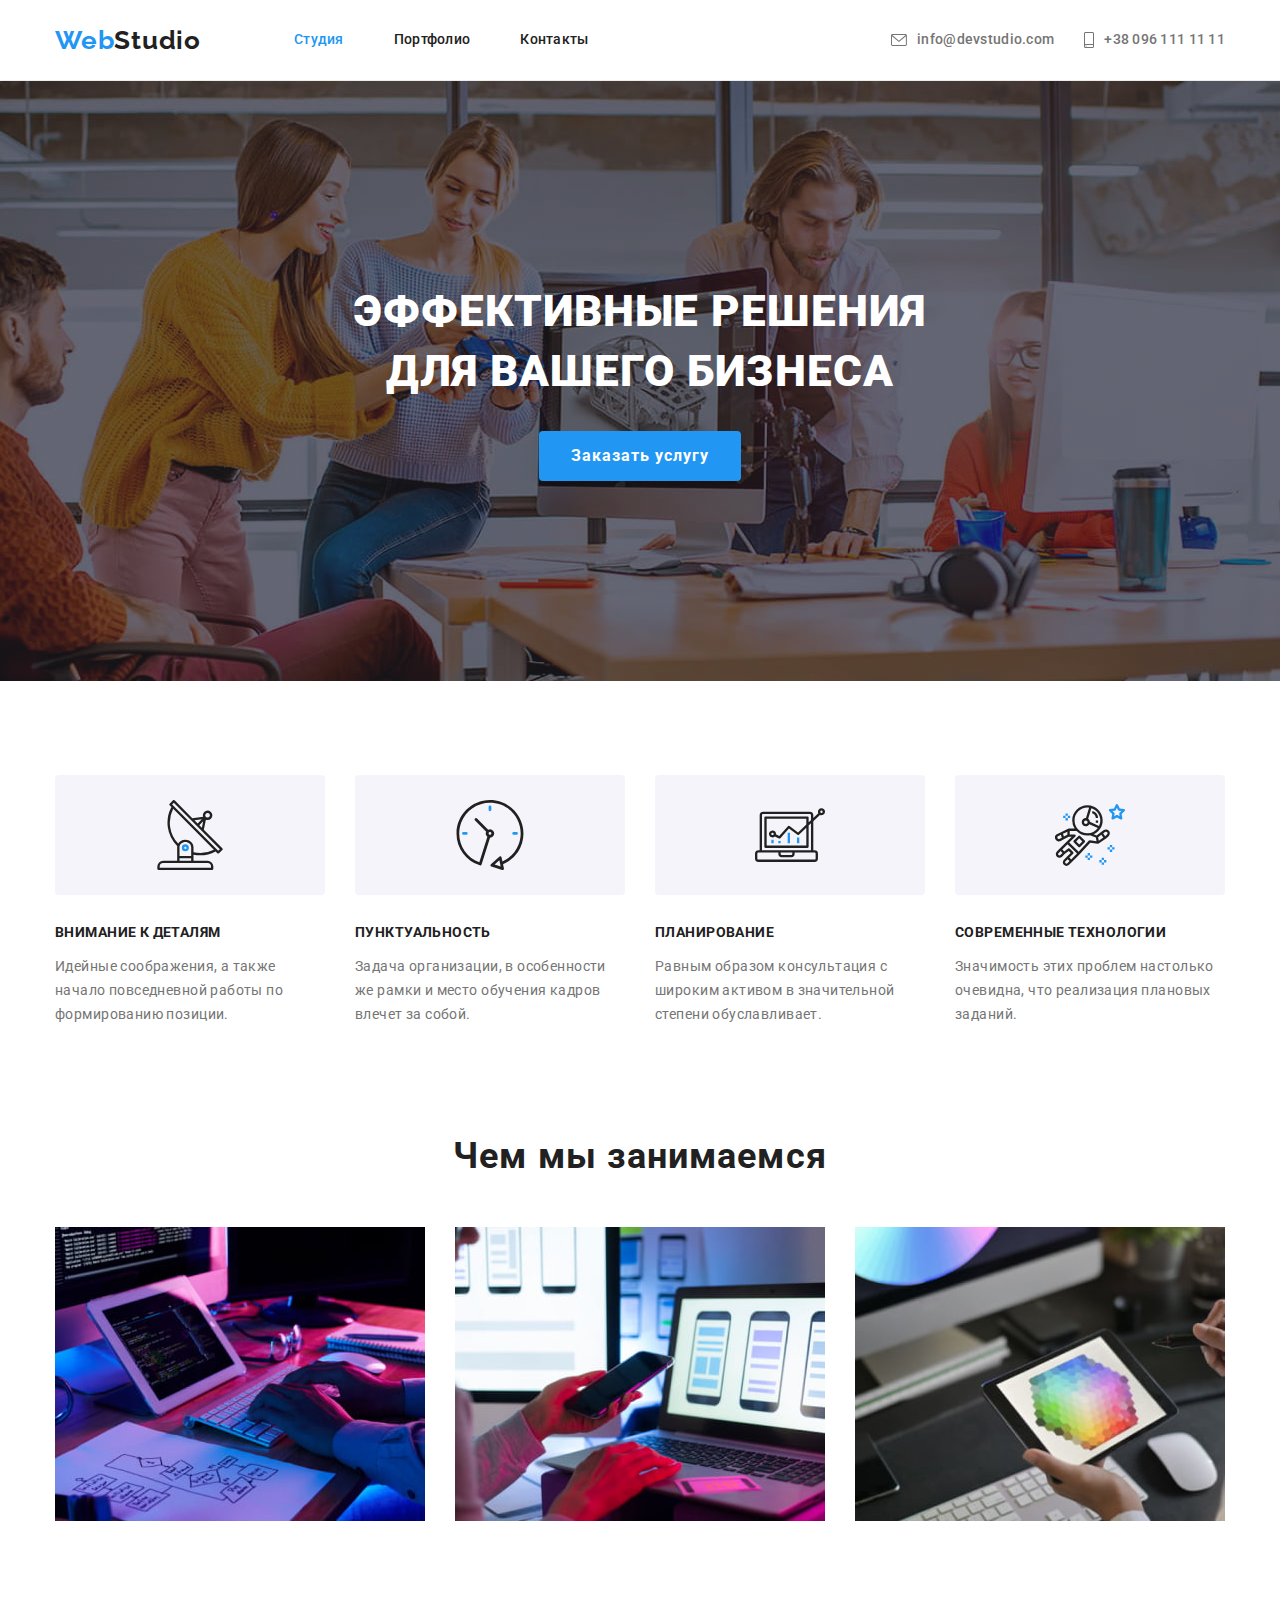
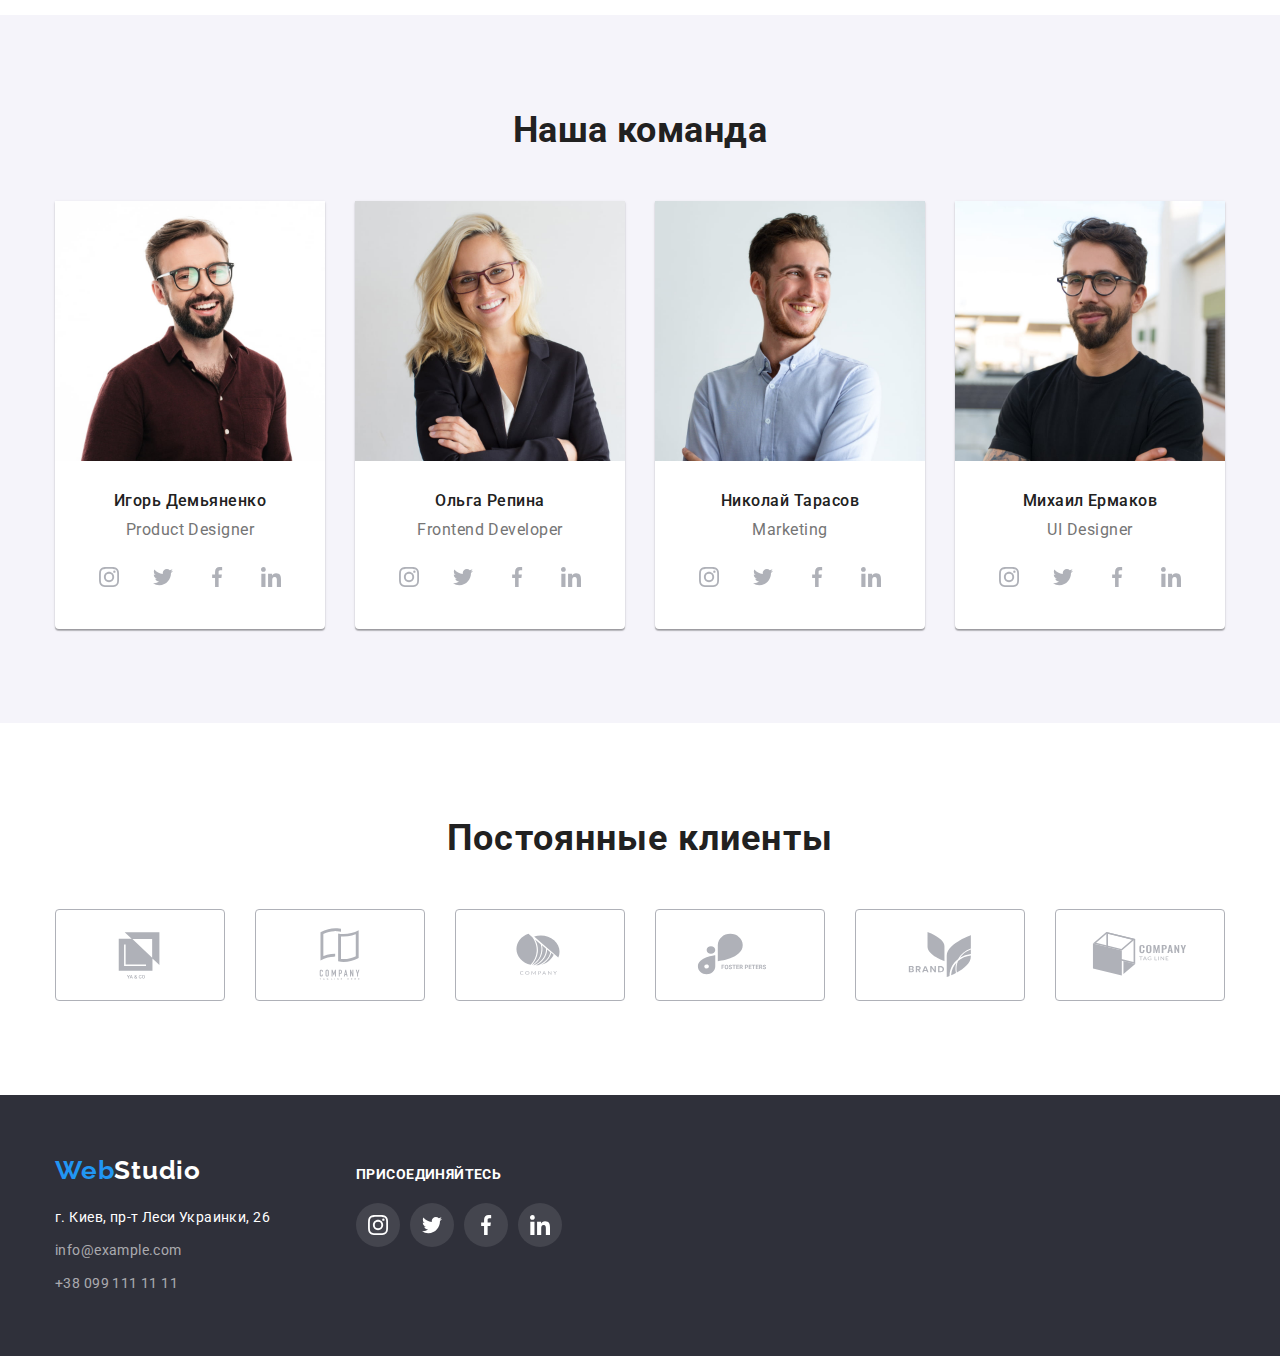
<file: index.html>
<!DOCTYPE html>
<html lang="ru">
  <head>
    <meta charset="UTF-8" />
    <meta http-equiv="X-UA-Compatible" content="IE=edge" />
    <meta name="viewport" content="width=device-width, initial-scale=1.0" />
    <title>Студия</title>
    <link rel="preconnect" href="https://fonts.googleapis.com" />
    <link rel="preconnect" href="https://fonts.gstatic.com" crossorigin />
    <link
      href="https://fonts.googleapis.com/css2?family=Raleway:wght@700&family=Roboto:wght@400;500;700;900&display=swap"
      rel="stylesheet"
    />
    <link
      rel="stylesheet"
      href="https://cdnjs.cloudflare.com/ajax/libs/modern-normalize/1.1.0/modern-normalize.min.css"
    />
    <link rel="stylesheet" href="./css/styles.css" />
  </head>
  <body>
    <!-- Page header-->
    <header class="page-header">
      <div class="container main-nav">
        <!-- Main navigation to other pages -->
        <nav class="navbar">
          <!-- header logo  -->
          <a href="" class="logo">Web<span class="logo-header">Studio</span></a>

          <!-- Navigation menu -->
          <ul class="navbox">
            <li class="item">
              <a href="" class="nav-link current">Студия</a>
            </li>
            <li class="item">
              <a href="./portfolio.html" class="nav-link">Портфолио</a>
            </li>
            <li class="item">
              <a href="" class="nav-link">Контакты</a>
            </li>
          </ul>
        </nav>

        <!-- Header links list-->
        <ul class="authnav">
          <li class="item post">
            <a href="mailto:info@devstudio.com" class="authnav-link">
              <svg class="icon-post" width="16" height="12">
                <use href="./images/sprite.svg#envelope"></use>
              </svg>
              info@devstudio.com
            </a>
          </li>
          <li class="item tel">
            <a href="tel:+380961111111" class="authnav-link">
              <svg class="icon-post" width="10" height="16">
                <use href="./images/sprite.svg#smartphone"></use>
              </svg>
              +38 096 111 11 11
            </a>
          </li>
        </ul>
      </div>
    </header>

    <!-- Main content -->
    <main>
      <!-- Hero -->
      <div class="overlay">
        <section class="section hero">
          <h1 class="hero-title">
            Эффективные решения<br />
            для вашего бизнеса
          </h1>
          <button class="button" type="button">Заказать услугу</button>
        </section>
      </div>
      <!-- Features section-->
      <section class="section features">
        <div class="container">
          <!-- visually-hidden title of section) -->
          <h2 class="features-title visually-hidden">Преимущества</h2>
          <ul class="features-list">
            <li class="features-item">
              <div class="thumb">
                <svg class="icon-antenna" width="70" height="70">
                  <use href="./images/sprite.svg#antenna"></use>
                </svg>
              </div>
              <h3 class="features-subtitle">Внимание к деталям</h3>
              <p>
                Идейные соображения, а также начало повседневной работы по
                формированию позиции.
              </p>
            </li>
            <li class="features-item">
              <div class="thumb">
                <svg class="icon-clock" width="70" height="70">
                  <use href="./images/sprite.svg#clock"></use>
                </svg>
              </div>
              <h3 class="features-subtitle">Пунктуальность</h3>
              <p>
                Задача организации, в особенности же рамки и место обучения
                кадров влечет за собой.
              </p>
            </li>
            <li class="features-item">
              <div class="thumb">
                <svg class="icon-diagram" width="70" height="70">
                  <use href="./images/sprite.svg#diagram"></use>
                </svg>
              </div>
              <h3 class="features-subtitle">Планирование</h3>
              <p>
                Равным образом консультация с широким активом в значительной
                степени обуславливает.
              </p>
            </li>
            <li class="features-item">
              <div class="thumb">
                <svg class="icon-astronaut" width="70" height="70">
                  <use href="./images/sprite.svg#astronaut"></use>
                </svg>
              </div>
              <h3 class="features-subtitle">Современные технологии</h3>
              <p>
                Значимость этих проблем настолько очевидна, что реализация
                плановых заданий.
              </p>
            </li>
          </ul>
        </div>
      </section>

      <!-- Activities section-->
      <section class="section activities">
        <div class="container">
          <h2 class="activities-title">Чем мы занимаемся</h2>
          <ul class="activities-list">
            <li class="activities-item">
              <img
                src="./images/activities_1.jpg"
                alt="Picture of activities 1"
                width="370"
                height="294"
              />
            </li>
            <li class="activities-item">
              <img
                src="./images/activities_2.jpg"
                alt="Picture of activities 2"
                width="370"
                height="294"
              />
            </li>
            <li class="activities-item">
              <img
                src="./images/activities_3.jpg"
                alt="Picture of activities 3"
                width="370"
                height="294"
              />
            </li>
          </ul>
        </div>
      </section>

      <!-- Team members section-->
      <section class="section members">
        <div class="container">
          <h2 class="members-title">Наша команда</h2>
          <ul class="members-list">
            <li class="members-item">
              <img
                src="./images/member1.jpg"
                alt="Игорь Демьяненко"
                width="270"
                height="260"
              />
              <div class="desc">
                <h3>Игорь Демьяненко</h3>
                <p lang="en">Product Designer</p>
                <ul class="social-list">
                  <li class="social-item">
                    <a href="" aria-label="instagram" class="social-link">
                      <svg class="icon-instagram" width="20" height="20">
                        <use href="./images/sprite.svg#instagram"></use>
                      </svg>
                    </a>
                  </li>
                  <li class="social-item">
                    <a href="" aria-label="twitter" class="social-link">
                      <svg class="icon-twitter" width="20" height="20">
                        <use href="./images/sprite.svg#twitter"></use>
                      </svg>
                    </a>
                  </li>
                  <li class="social-item">
                    <a href="" aria-label="facebook" class="social-link">
                      <svg class="icon-facebook" width="20" height="20">
                        <use href="./images/sprite.svg#facebook"></use>
                      </svg>
                    </a>
                  </li>
                  <li class="social-item">
                    <a href="" aria-label="linkedin" class="social-link">
                      <svg class="icon-linkedin" width="20" height="20">
                        <use href="./images/sprite.svg#linkedin"></use>
                      </svg>
                    </a>
                  </li>
                </ul>
              </div>
            </li>

            <li class="members-item">
              <img
                src="./images/member2.jpg"
                alt="Ольга Репина"
                width="270"
                height="260"
              />
              <div class="desc">
                <h3>Ольга Репина</h3>
                <p lang="en">Frontend Developer</p>
                <ul class="social-list">
                  <li class="social-item">
                    <a href="" aria-label="instagram" class="social-link">
                      <svg class="icon-instagram" width="20" height="20">
                        <use href="./images/sprite.svg#instagram"></use>
                      </svg>
                    </a>
                  </li>
                  <li class="social-item">
                    <a href="" aria-label="twitter" class="social-link">
                      <svg class="icon-twitter" width="20" height="20">
                        <use href="./images/sprite.svg#twitter"></use>
                      </svg>
                    </a>
                  </li>
                  <li class="social-item">
                    <a href="" aria-label="facebook" class="social-link">
                      <svg class="icon-facebook" width="20" height="20">
                        <use href="./images/sprite.svg#facebook"></use>
                      </svg>
                    </a>
                  </li>
                  <li class="social-item">
                    <a href="" aria-label="linkedin" class="social-link">
                      <svg class="icon-linkedin" width="20" height="20">
                        <use href="./images/sprite.svg#linkedin"></use>
                      </svg>
                    </a>
                  </li>
                </ul>
              </div>
            </li>
            <li class="members-item">
              <img
                src="./images/member3.jpg"
                alt="Николай Тарасов"
                width="270"
                height="260"
              />
              <div class="desc">
                <h3>Николай Тарасов</h3>
                <p lang="en">Marketing</p>
                <ul class="social-list">
                  <li class="social-item">
                    <a href="" aria-label="instagram" class="social-link">
                      <svg class="icon-instagram" width="20" height="20">
                        <use href="./images/sprite.svg#instagram"></use>
                      </svg>
                    </a>
                  </li>
                  <li class="social-item">
                    <a href="" aria-label="twitter" class="social-link">
                      <svg class="icon-twitter" width="20" height="20">
                        <use href="./images/sprite.svg#twitter"></use>
                      </svg>
                    </a>
                  </li>
                  <li class="social-item">
                    <a href="" aria-label="facebook" class="social-link">
                      <svg class="icon-facebook" width="20" height="20">
                        <use href="./images/sprite.svg#facebook"></use>
                      </svg>
                    </a>
                  </li>
                  <li class="social-item">
                    <a href="" aria-label="linkedin" class="social-link">
                      <svg class="icon-linkedin" width="20" height="20">
                        <use href="./images/sprite.svg#linkedin"></use>
                      </svg>
                    </a>
                  </li>
                </ul>
              </div>
            </li>
            <li class="members-item">
              <img
                src="./images/member4.jpg"
                alt="Михаил Ермаков"
                width="270"
                height="260"
              />
              <div class="desc">
                <h3>Михаил Ермаков</h3>
                <p lang="en">UI Designer</p>
                <ul class="social-list">
                  <li class="social-item">
                    <a href="" aria-label="instagram" class="social-link">
                      <svg class="icon-instagram" width="20" height="20">
                        <use href="./images/sprite.svg#instagram"></use>
                      </svg>
                    </a>
                  </li>
                  <li class="social-item">
                    <a href="" aria-label="twitter" class="social-link">
                      <svg class="icon-twitter" width="20" height="20">
                        <use href="./images/sprite.svg#twitter"></use>
                      </svg>
                    </a>
                  </li>
                  <li class="social-item">
                    <a href="" aria-label="facebook" class="social-link">
                      <svg class="icon-facebook" width="20" height="20">
                        <use href="./images/sprite.svg#facebook"></use>
                      </svg>
                    </a>
                  </li>
                  <li class="social-item">
                    <a href="" aria-label="linkedin" class="social-link">
                      <svg class="icon-linkedin" width="20" height="20">
                        <use href="./images/sprite.svg#linkedin"></use>
                      </svg>
                    </a>
                  </li>
                </ul>
              </div>
            </li>
          </ul>
        </div>
      </section>

      <!-- Clients section -->
      <section class="section">
        <div class="container">
          <h2 class="clients-title">Постоянные клиенты</h2>
          <ul class="clients-list">
            <li class="client">
              <a href="" aria-label="logo-first-client" class="logo-thumb">
                <svg class="icon-logo" width="106" height="60">
                  <use href="./images/sprite.svg#logo1"></use>
                </svg>
              </a>
            </li>
            <li class="client">
              <a href="" aria-label="logo-second-client" class="logo-thumb">
                <svg class="icon-logo" width="106" height="60">
                  <use href="./images/sprite.svg#logo2"></use>
                </svg>
              </a>
            </li>
            <li class="client">
              <a href="" aria-label="logo-third-client" class="logo-thumb">
                <svg class="icon-logo" width="106" height="60">
                  <use href="./images/sprite.svg#logo3"></use>
                </svg>
              </a>
            </li>
            <li class="client">
              <a href="" aria-label="logo-fourth-client" class="logo-thumb">
                <svg class="icon-logo" width="106" height="60">
                  <use href="./images/sprite.svg#logo4"></use>
                </svg>
              </a>
            </li>
            <li class="client">
              <a href="" aria-label="logo-fifth-client" class="logo-thumb">
                <svg class="icon-logo" width="106" height="60">
                  <use href="./images/sprite.svg#logo5"></use>
                </svg>
              </a>
            </li>
            <li class="client">
              <a href="" aria-label="logo-sixth-client" class="logo-thumb">
                <svg class="icon-logo" width="106" height="60">
                  <use href="./images/sprite.svg#logo6"></use>
                </svg>
              </a>
            </li>
          </ul>
        </div>
      </section>
    </main>

    <footer class="footer">
      <div class="container footer-primery">
        <div class="footer-left">
          <!-- Footer logo -->
          <a href="" class="logo logo-item"
            >Web<span class="logo-footer">Studio</span></a
          >
          <!-- Footer address -->
          <address class="footer-address">
            <ul>
              <li class="address-item">г. Киев, пр-т Леси Украинки, 26</li>
              <li class="address-item">
                <a href="mailto:info@example.com" class="link"
                  >info@example.com</a
                >
              </li>
              <li class="address-item">
                <a href="tel:+380991111111" class="link">+38 099 111 11 11</a>
              </li>
            </ul>
          </address>
        </div>
        <!-- Footer social-->
        <div class="social-footer">
          <h2>присоединяйтесь</h2>
          <ul class="social-list">
            <li class="social-item">
              <a href="" aria-label="instagram" class="social-link link-item">
                <svg class="icon-instagram" width="20" height="20">
                  <use href="./images/sprite.svg#instagram"></use>
                </svg>
              </a>
            </li>
            <li class="social-item">
              <a href="" aria-label="twitter" class="social-link link-item">
                <svg class="icon-twitter" width="20" height="20">
                  <use href="./images/sprite.svg#twitter"></use>
                </svg>
              </a>
            </li>
            <li class="social-item">
              <a href="" aria-label="facebook" class="social-link link-item">
                <svg class="icon-facebook" width="20" height="20">
                  <use href="./images/sprite.svg#facebook"></use>
                </svg>
              </a>
            </li>
            <li class="social-item">
              <a href="" aria-label="linkedin" class="social-link link-item">
                <svg class="icon-linkedin" width="20" height="20">
                  <use href="./images/sprite.svg#linkedin"></use>
                </svg>
              </a>
            </li>
          </ul>
        </div>
      </div>
    </footer>
  </body>
</html>
</file>
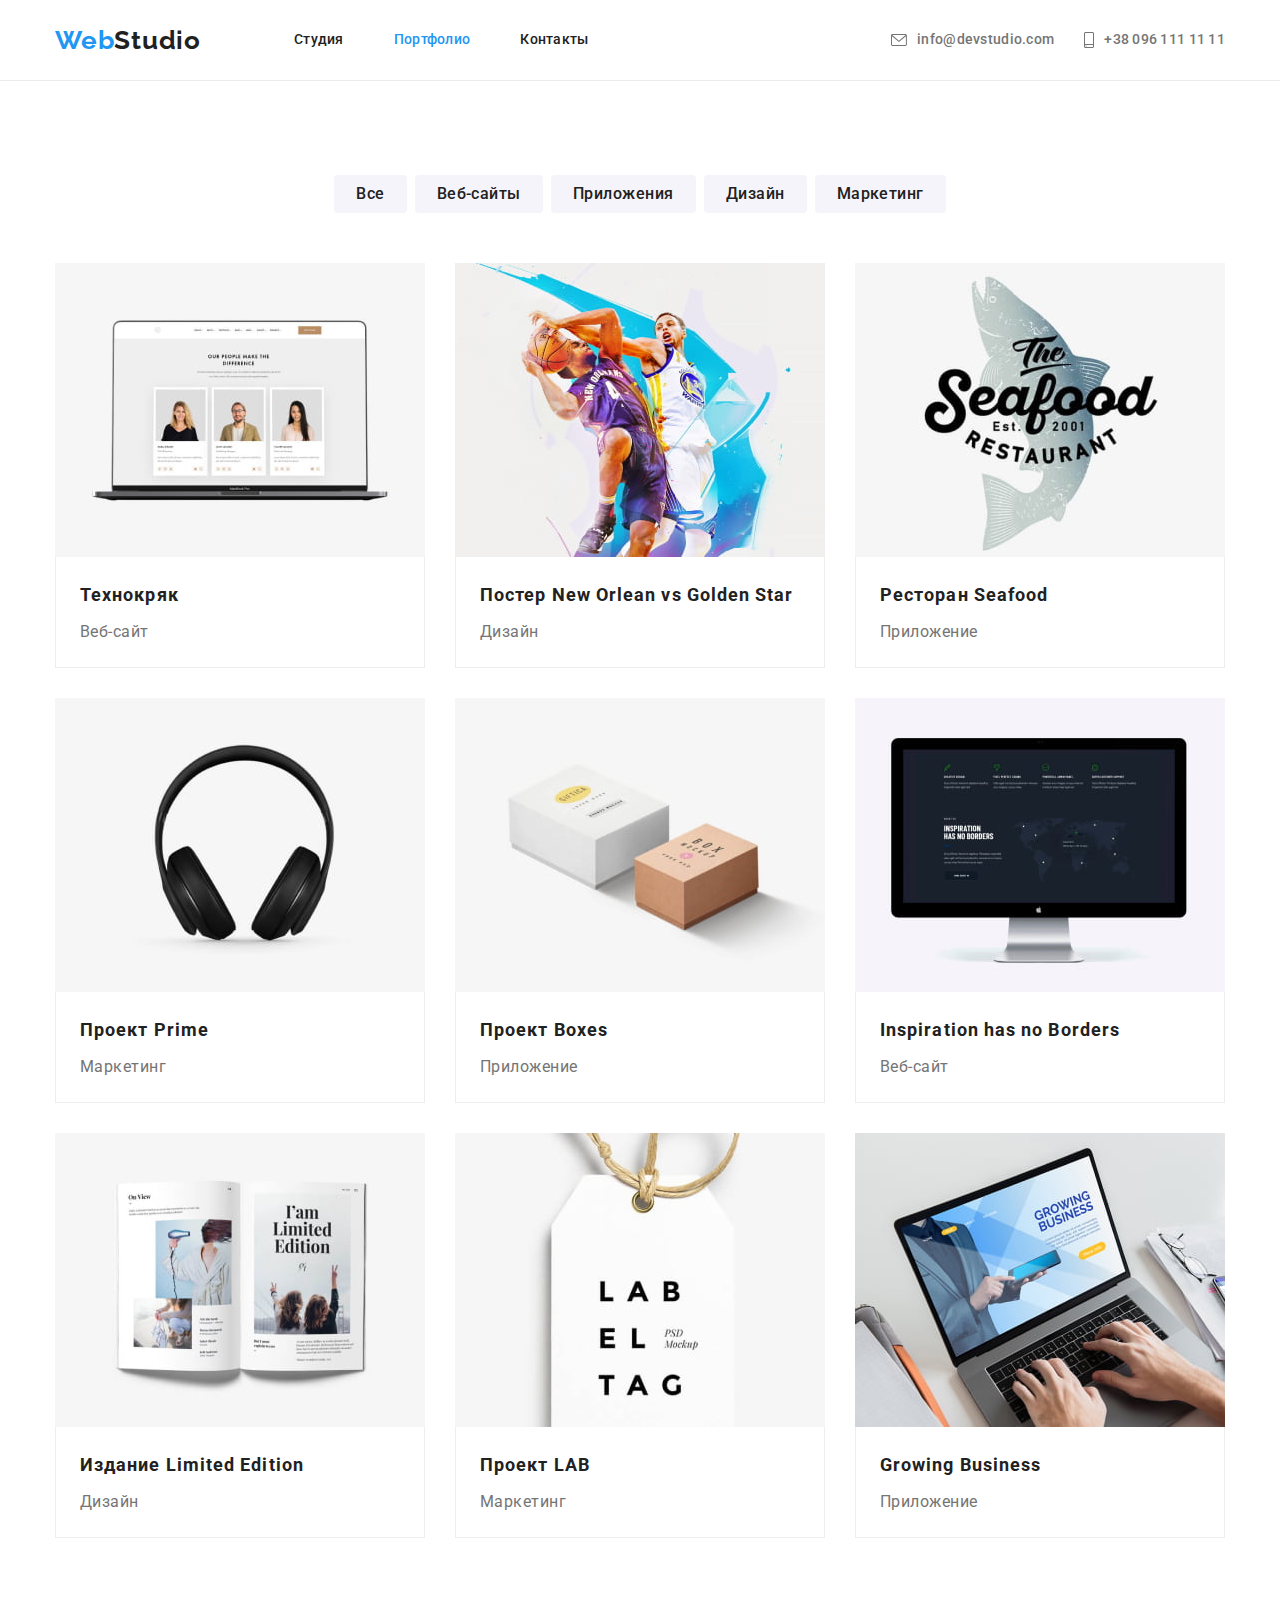
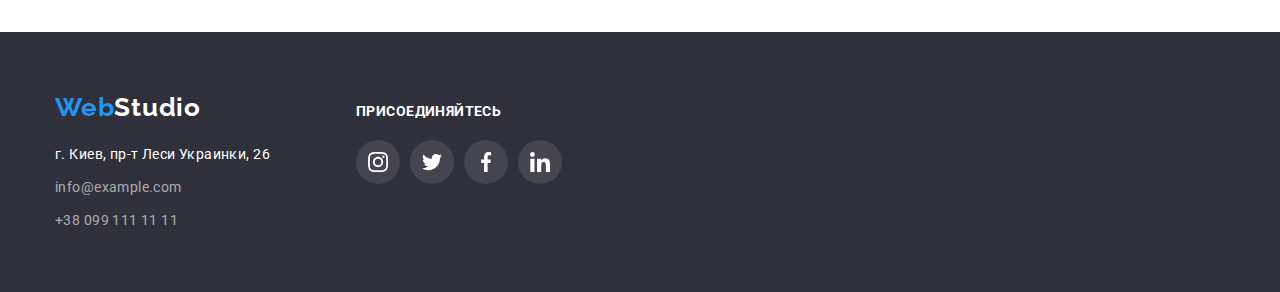
<file: portfolio.html>
<!DOCTYPE html>
<html lang="ru">
  <head>
    <meta charset="UTF-8" />
    <meta http-equiv="X-UA-Compatible" content="IE=edge" />
    <meta name="viewport" content="width=device-width, initial-scale=1.0" />
    <title>Портфолио</title>
    <link rel="preconnect" href="https://fonts.googleapis.com" />
    <link rel="preconnect" href="https://fonts.gstatic.com" crossorigin />
    <link
      href="https://fonts.googleapis.com/css2?family=Raleway:wght@700&family=Roboto:wght@400;500;700;900&display=swap"
      rel="stylesheet"
    />
    <link
      rel="stylesheet"
      href="https://cdnjs.cloudflare.com/ajax/libs/modern-normalize/1.1.0/modern-normalize.min.css"
    />
    <link rel="stylesheet" href="./css/styles.css" />
  </head>
  <body>
    <!-- Page header-->
    <header class="page-header">
      <div class="container main-nav">
        <!-- Main navigation to other pages -->
        <nav class="navbar">
          <!-- header logo  -->
          <a href="" class="logo">Web<span class="logo-header">Studio</span></a>

          <!-- Navigation menu -->
          <ul class="navbox">
            <li class="item">
              <a href="./index.html" class="nav-link">Студия</a>
            </li>
            <li class="item">
              <a href="./portfolio.html" class="nav-link current">Портфолио</a>
            </li>
            <li class="item">
              <a href="" class="nav-link">Контакты</a>
            </li>
          </ul>
        </nav>

        <!-- Header links list-->
        <ul class="authnav">
          <li class="item post">
            <a href="mailto:info@devstudio.com" class="authnav-link">
              <svg class="icon-post" width="16" height="12">
                <use href="./images/sprite.svg#envelope"></use>
              </svg>
              info@devstudio.com
            </a>
          </li>
          <li class="item tel">
            <a href="tel:+380961111111" class="authnav-link">
              <svg class="icon-post" width="10" height="16">
                <use href="./images/sprite.svg#smartphone"></use>
              </svg>
              +38 096 111 11 11
            </a>
          </li>
        </ul>
      </div>
    </header>

    <!-- Main content -->
    <main>
      <!-- Projects -->
      <section class="section projects">
        <div class="container">
          <!-- visually-hidden title of section) -->
          <h1 class="projects-title visually-hidden">Наши проекты</h1>
          <!-- Radio buttons -->
          <ul class="filter">
            <li class="filter-btn">
              <button class="button" type="button">Все</button>
            </li>
            <li class="filter-btn">
              <button class="button" type="button">Веб-сайты</button>
            </li>
            <li class="filter-btn">
              <button class="button" type="button">Приложения</button>
            </li>
            <li class="filter-btn">
              <button class="button" type="button">Дизайн</button>
            </li>
            <li class="filter-btn">
              <button class="button" type="button">Маркетинг</button>
            </li>
          </ul>
          <!-- Project-list -->
          <ul class="project-list">
            <li class="project-item">
              <a href="#">
                <img
                  src="./images/project_technokryak.jpg"
                  alt="Технокряк"
                  width="370"
                  height="294"
                />
                <div class="item-desc">
                  <h2>Технокряк</h2>
                  <p>Веб-сайт</p>
                </div>
              </a>
            </li>
            <li class="project-item">
              <a href="#">
                <img
                  src="./images/project_poster.jpg"
                  alt="Постер New Orlean vs Golden Star"
                  width="370"
                  height="294"
                />
                <div class="item-desc">
                  <h2>Постер New Orlean vs Golden Star</h2>
                  <p>Дизайн</p>
                </div>
              </a>
            </li>
            <li class="project-item">
              <a href="#">
                <img
                  src="./images/project_restaurant.jpg"
                  alt="Ресторан Seafood"
                  width="370"
                  height="294"
                />
                <div class="item-desc">
                  <h2>Ресторан Seafood</h2>
                  <p>Приложение</p>
                </div>
              </a>
            </li>
            <li class="project-item">
              <a href="#">
                <img
                  src="./images/project_prime.jpg"
                  alt="Проект Prime"
                  width="370"
                  height="294"
                />
                <div class="item-desc">
                  <h2>Проект Prime</h2>
                  <p>Маркетинг</p>
                </div>
              </a>
            </li>
            <li class="project-item">
              <a href="#">
                <img
                  src="./images/project_boxes.jpg"
                  alt="Проект Boxes"
                  width="370"
                  height="294"
                />
                <div class="item-desc">
                  <h2>Проект Boxes</h2>
                  <p>Приложение</p>
                </div>
              </a>
            </li>
            <li class="project-item">
              <a href="#">
                <img
                  src="./images/project_inspiration.jpg"
                  alt="Inspiration has no Borders"
                  width="370"
                  height="294"
                />
                <div class="item-desc">
                  <h2>Inspiration has no Borders</h2>
                  <p>Веб-сайт</p>
                </div>
              </a>
            </li>
            <li class="project-item">
              <a href="#">
                <img
                  src="./images/project_edition.jpg"
                  alt="Издание Limited Edition"
                  width="370"
                  height="294"
                />
                <div class="item-desc">
                  <h2>Издание Limited Edition</h2>
                  <p>Дизайн</p>
                </div>
              </a>
            </li>
            <li class="project-item">
              <a href="#">
                <img
                  src="./images/project_LAB.jpg"
                  alt="Проект LAB"
                  width="370"
                  height="294"
                />
                <div class="item-desc">
                  <h2>Проект LAB</h2>
                  <p>Маркетинг</p>
                </div>
              </a>
            </li>
            <li class="project-item">
              <a href="#">
                <img
                  src="./images/project_growing.jpg"
                  alt="Growing Business"
                  width="370"
                  height="294"
                />
                <div class="item-desc">
                  <h2>Growing Business</h2>
                  <p>Приложение</p>
                </div>
              </a>
            </li>
          </ul>
        </div>
      </section>
    </main>

    <footer class="footer">
      <div class="container footer-primery">
        <div class="footer-left">
          <!-- Footer logo -->
          <a href="" class="logo logo-item"
            >Web<span class="logo-footer">Studio</span></a
          >
          <!-- Footer address -->
          <address class="footer-address">
            <ul>
              <li class="address-item">г. Киев, пр-т Леси Украинки, 26</li>
              <li class="address-item">
                <a href="mailto:info@example.com" class="link"
                  >info@example.com</a
                >
              </li>
              <li class="address-item">
                <a href="tel:+380991111111" class="link">+38 099 111 11 11</a>
              </li>
            </ul>
          </address>
        </div>
        <!-- Footer social-->
        <div class="social-footer">
          <h2>присоединяйтесь</h2>
          <ul class="social-list">
            <li class="social-item">
              <a href="" aria-label="instagram" class="social-link link-item">
                <svg class="icon-instagram" width="20" height="20">
                  <use href="./images/sprite.svg#instagram"></use>
                </svg>
              </a>
            </li>
            <li class="social-item">
              <a href="" aria-label="twitter" class="social-link link-item">
                <svg class="icon-twitter" width="20" height="20">
                  <use href="./images/sprite.svg#twitter"></use>
                </svg>
              </a>
            </li>
            <li class="social-item">
              <a href="" aria-label="facebook" class="social-link link-item">
                <svg class="icon-facebook" width="20" height="20">
                  <use href="./images/sprite.svg#facebook"></use>
                </svg>
              </a>
            </li>
            <li class="social-item">
              <a href="" aria-label="linkedin" class="social-link link-item">
                <svg class="icon-linkedin" width="20" height="20">
                  <use href="./images/sprite.svg#linkedin"></use>
                </svg>
              </a>
            </li>
          </ul>
        </div>
      </div>
    </footer>
  </body>
</html>
</file>
<file: css/styles.css>
:root {
  --theme-color: #757575;
  --secondary-color: #212121;
  --accent-color-primary: #2196f3;
  --accent-color-secondary: #188ce8;

  --footer-links-color: rgba(255, 255, 255, 0.6);

  /* --font-bg-color: #ffffff; */
  --icon-color: #afb1b8;
  --icon-bg-color: rgba(255, 255, 255, 0.1);

  --bg-color-primary: #ffffff;
  --bg-color-secondary: #f5f4fa;
  --bg-color-add: #e5e5e5;
  --bg-color-dark: #2f303a;
}

/* remove bullets */
ul {
  list-style: none;
  margin: 0;
  padding: 0;
}
/* remove link underline */
a {
  text-decoration: none;
}
/* image styles */
img {
  display: block;
  max-width: 100%;
  height: auto;
}
/* visually-hidden */
.visually-hidden {
  position: absolute;
  clip: rect(0 0 0 0);
  width: 1px;
  height: 1px;
  margin: -1px;
}
/* container */
.container {
  width: 1200px;
  padding-left: 15px;
  padding-right: 15px;
  margin-left: auto;
  margin-right: auto;
}
/* section */
.section {
  padding-top: 94px;
  padding-bottom: 94px;
}
/* buttons style */
.button {
  font-family: inherit;
  text-align: center;
  cursor: pointer;
  color: var(--bg-color-primary);
  border: transparent;
  border-radius: 4px;
}

body {
  color: var(--theme-color);
  font-family: "Roboto", "Arial", sans-serif;
  background-color: var(--bg-color-primary);
}

/* page header */
.page-header {
  font-weight: 500;
  font-size: 14px;
  line-height: 1.14em;
  letter-spacing: 0.02em;
  border-bottom: 1px solid #ececec;
}
/* main-nav page header */
.main-nav {
  display: flex;
}
/* navbar */
.navbar {
  display: flex;
  align-items: center;
}
/* logo styles in header and footer*/
.logo {
  margin-right: 93px;
  font-family: "Raleway", "Verdana", sans-serif;
  font-weight: bold;
  font-size: 26px;
  line-height: 1.19em;
  letter-spacing: 0.03em;
  color: var(--accent-color-primary);
}
.logo-header {
  color: var(--secondary-color);
}
.logo-footer {
  color: var(--bg-color-primary);
}

/* navbox and authnav in header*/
.navbox {
  display: flex;
}
.navbox.authnav {
  font-weight: 500;
  font-size: 14px;
  line-height: 1.14em;
  letter-spacing: 0.02em;
}
.navbox .item:not(:last-child) {
  margin-right: 50px;
}
.nav-link,
.authnav-link {
  /* display: block; */
  padding-top: 32px;
  padding-bottom: 32px;
}
.nav-link {
  color: var(--secondary-color);
}
.nav-link:hover,
.nav-link:focus {
  color: var(--accent-color-primary);
}
.nav-link.current {
  color: var(--accent-color-primary);
}
/* header links list */
.authnav {
  display: flex;
  margin-left: auto;
}
.authnav .item:not(:last-child) {
  margin-right: 30px;
}
.authnav-link {
  display: flex;
  align-items: center;
  color: var(--theme-color);
}
.authnav-link:hover,
.authnav-link:focus {
  color: var(--accent-color-primary);
}
.icon-post {
  height: 16px;
  margin-right: 10px;
  fill: currentColor;
}

/* Studio page */

/* hero section */
.hero {
  padding-top: 200px;
  padding-bottom: 200px;
  text-align: center;
  letter-spacing: 0.06em;
}
.overlay {
  max-width: 1600px;
  height: 600px;
  margin-left: auto;
  margin-right: auto;
  background-image: linear-gradient(
      to right,
      rgba(47, 48, 58, 0.4),
      rgba(47, 48, 58, 0.4)
    ),
    url(../images/hero_background.jpg);
  background-repeat: no-repeat;
  background-position: center;
  background-color: #c4c4c4;
}
.hero-title {
  margin-top: 0;
  margin-bottom: 30px;
  font-weight: 900;
  font-size: 44px;
  line-height: 1.364em;
  text-transform: uppercase;
  color: var(--bg-color-primary);
}
.hero .button {
  display: inline-block;
  min-width: 200px;
  padding: 10px 32px;
  font-weight: bold;
  font-size: 16px;
  line-height: 1.875em;
  align-items: center;
  letter-spacing: 0.06em;
  background-color: var(--accent-color-primary);
  box-shadow: 0 4px 4px rgba(0, 0, 0, 0.15);
}
.hero .button:hover,
.hero .button:focus {
  background-color: var(--accent-color-secondary);
  box-shadow: 0 4px 4px rgba(0, 0, 0, 0.15);
}
/* features section */
.features {
  margin-bottom: -94px;
  font-size: 14px;
  line-height: 1.71em;
  letter-spacing: 0.03em;
}
.features-list {
  display: flex;
}
.features-item {
  min-width: 270px;
}
.features-item:not(:last-child) {
  margin-right: 30px;
}
.features-item .thumb {
  display: flex;
  height: 120px;
  margin-bottom: 30px;
  justify-content: center;
  align-items: center;
  background-color: var(--bg-color-secondary);
  border-radius: 4px;
}

.features-subtitle {
  margin-top: 0;
  margin-bottom: 10px;
  font-weight: bold;
  font-size: 14px;
  line-height: 1.14em;
  text-transform: uppercase;
  color: var(--secondary-color);
}
.features-subtitle p {
  margin-top: 0;
  margin-bottom: 0;
}
/* activities section */
.activities-title {
  margin-top: 0;
  margin-bottom: 50px;
  font-weight: bold;
  font-size: 36px;
  line-height: 1.17em;
  text-align: center;
  letter-spacing: 0.03em;
  color: var(--secondary-color);
}
.activities-list {
  display: flex;
}
.activities-item:not(:last-child) {
  margin-right: 30px;
}

/* team members section */
.members {
  font-size: 16px;
  line-height: 1.19em;
  letter-spacing: 0.03em;
  text-align: center;
  background-color: var(--bg-color-secondary);
}
.members-title {
  margin-top: 0;
  margin-bottom: 50px;
  font-weight: bold;
  font-size: 36px;
  line-height: 1.17em;
  color: var(--secondary-color);
}
.members-list {
  display: flex;
  flex-wrap: wrap;
}
.members-item {
  width: calc((100% - 90px) / 4);
  background-color: var(--bg-color-primary);
  box-shadow: 0px 1px 3px rgba(0, 0, 0, 0.12), 0px 1px 1px rgba(0, 0, 0, 0.14),
    0px 2px 1px rgba(0, 0, 0, 0.2);
  border-radius: 0px 0px 4px 4px;
}
.members-item:not(:last-child) {
  margin-right: 30px;
}
.members-item h3 {
  margin-top: 0;
  margin-bottom: 10px;
  font-weight: 500;
  font-size: 16px;
  line-height: 1.19em;
  color: var(--secondary-color);
}
.members-item p {
  margin-top: 0;
  margin-bottom: 16px;
}
.members-item .desc {
  padding-top: 30px;
  padding-bottom: 30px;
}
/* social links & icons*/
.social-list {
  display: flex;
  justify-content: center;
}
.social-item {
  display: flex;
  width: 44px;
  height: 44px;
}
.social-item:not(:last-child) {
  margin-right: 10px;
}
.social-link {
  display: flex;
  width: 100%;
  height: 100%;
  align-items: center;
  justify-content: center;
  background-position: center;
  background-repeat: no-repeat;
  fill: var(--icon-color);
}
.social-link:hover,
.social-link:focus {
  background-color: var(--accent-color-primary);
  fill: var(--bg-color-primary);
  border-radius: 50%;
}

/* clients section */
.client {
  width: 170px;
  height: 92px;
}
.clients-title {
  margin-top: 0;
  margin-bottom: 50px;
  font-weight: bold;
  font-size: 36px;
  line-height: 1.17;
  text-align: center;
  letter-spacing: 0.03em;
  color: var(--secondary-color);
}
.clients-list {
  display: flex;
}
.logo-thumb {
  display: flex;
  width: 100%;
  height: 100%;
  justify-content: center;
  align-items: center;
  background-position: center;
  background-repeat: no-repeat;
  fill: var(--icon-color);
  border: 1px solid #afb1b8;
  border-radius: 4px;
}
.client:not(:last-child) {
  margin-right: 30px;
}
.logo-thumb:hover,
.logo-thumb:focus {
  fill: var(--accent-color-primary);
  border: 1px solid var(--accent-color-primary);
}

/* Portfolio page */

/* projects section */
.projects .filter {
  display: flex;
  justify-content: center;
  margin-bottom: 50px;
}
.filter .filter-btn:not(:last-child) {
  margin-right: 8px;
}
.filter .button {
  padding: 6px 22px;
  font-weight: 500;
  font-size: 16px;
  line-height: 1.625em;
  letter-spacing: 0.03em;
  color: var(--secondary-color);
  background-color: var(--bg-color-secondary);
  border: 0;
}
.filter .button:hover,
.filter .button:focus {
  color: var(--bg-color-primary);
  background-color: var(--accent-color-primary);
  box-shadow: 0 3px 1px rgba(0, 0, 0, 0.1), 0 1px 2px rgba(0, 0, 0, 0.08),
    0 2px 2px rgba(0, 0, 0, 0.12);
}
/* project list */
.project-list {
  display: flex;
  flex-wrap: wrap;
}
/* project item */
.project-item {
  width: calc((100% - 60px) / 3);
}
.project-item:not(:nth-child(3n)) {
  margin-right: 30px;
}
.project-item:not(:nth-last-child(-n + 3)) {
  margin-bottom: 30px;
}
.project-item:hover,
.project-item:focus {
  box-shadow: 0px 1px 1px rgba(0, 0, 0, 0.12), 0px 4px 4px rgba(0, 0, 0, 0.06),
    1px 4px 6px rgba(0, 0, 0, 0.16);
}
.project-item .item-desc {
  padding: 20px 24px;
  border-left: 1px solid #eeeeee;
  border-right: 1px solid #eeeeee;
  border-bottom: 1px solid #eeeeee;
}
/* project item desc */
.item-desc h2 {
  margin-top: 0;
  margin-bottom: 4px;
  font-weight: bold;
  font-size: 18px;
  line-height: 2em;
  letter-spacing: 0.06em;
  color: var(--secondary-color);
}
.item-desc p {
  margin-top: 0;
  margin-bottom: 0px;
  font-size: 16px;
  line-height: 1.87em;
  letter-spacing: 0.03em;
  color: var(--theme-color);
}

/* footer */
.footer {
  padding-top: 60px;
  padding-bottom: 60px;
  background-color: var(--bg-color-dark);
}
.footer-primery {
  display: flex;
  align-items: baseline;
}
.logo-item {
  display: inline-block;
  margin-right: 0;
  margin-bottom: 20px;
}
/* footer address */
.footer-address {
  min-width: 231px;
  margin-right: 70px;
  font-style: normal;
  font-size: 14px;
  line-height: 1.71em;
  letter-spacing: 0.03em;
  color: var(--bg-color-primary);
}
.footer-address .address-item:not(:last-child) {
  margin-bottom: 9px;
}
.footer-address .link {
  color: var(--footer-links-color);
}
/* Footer social links & icons */
.social-footer h2 {
  margin-top: 0;
  margin-bottom: 20px;
  font-weight: bold;
  font-size: 14px;
  line-height: 1.14em;
  letter-spacing: 0.03em;
  text-transform: uppercase;
  color: var(--bg-color-primary);
}
.social-item .link-item {
  background-color: var(--icon-bg-color);
  fill: var(--bg-color-primary);
  border-radius: 50%;
}
.social-item .link-item:hover,
.social-item .link-item:focus {
  background-color: var(--accent-color-primary);
}
</file>
